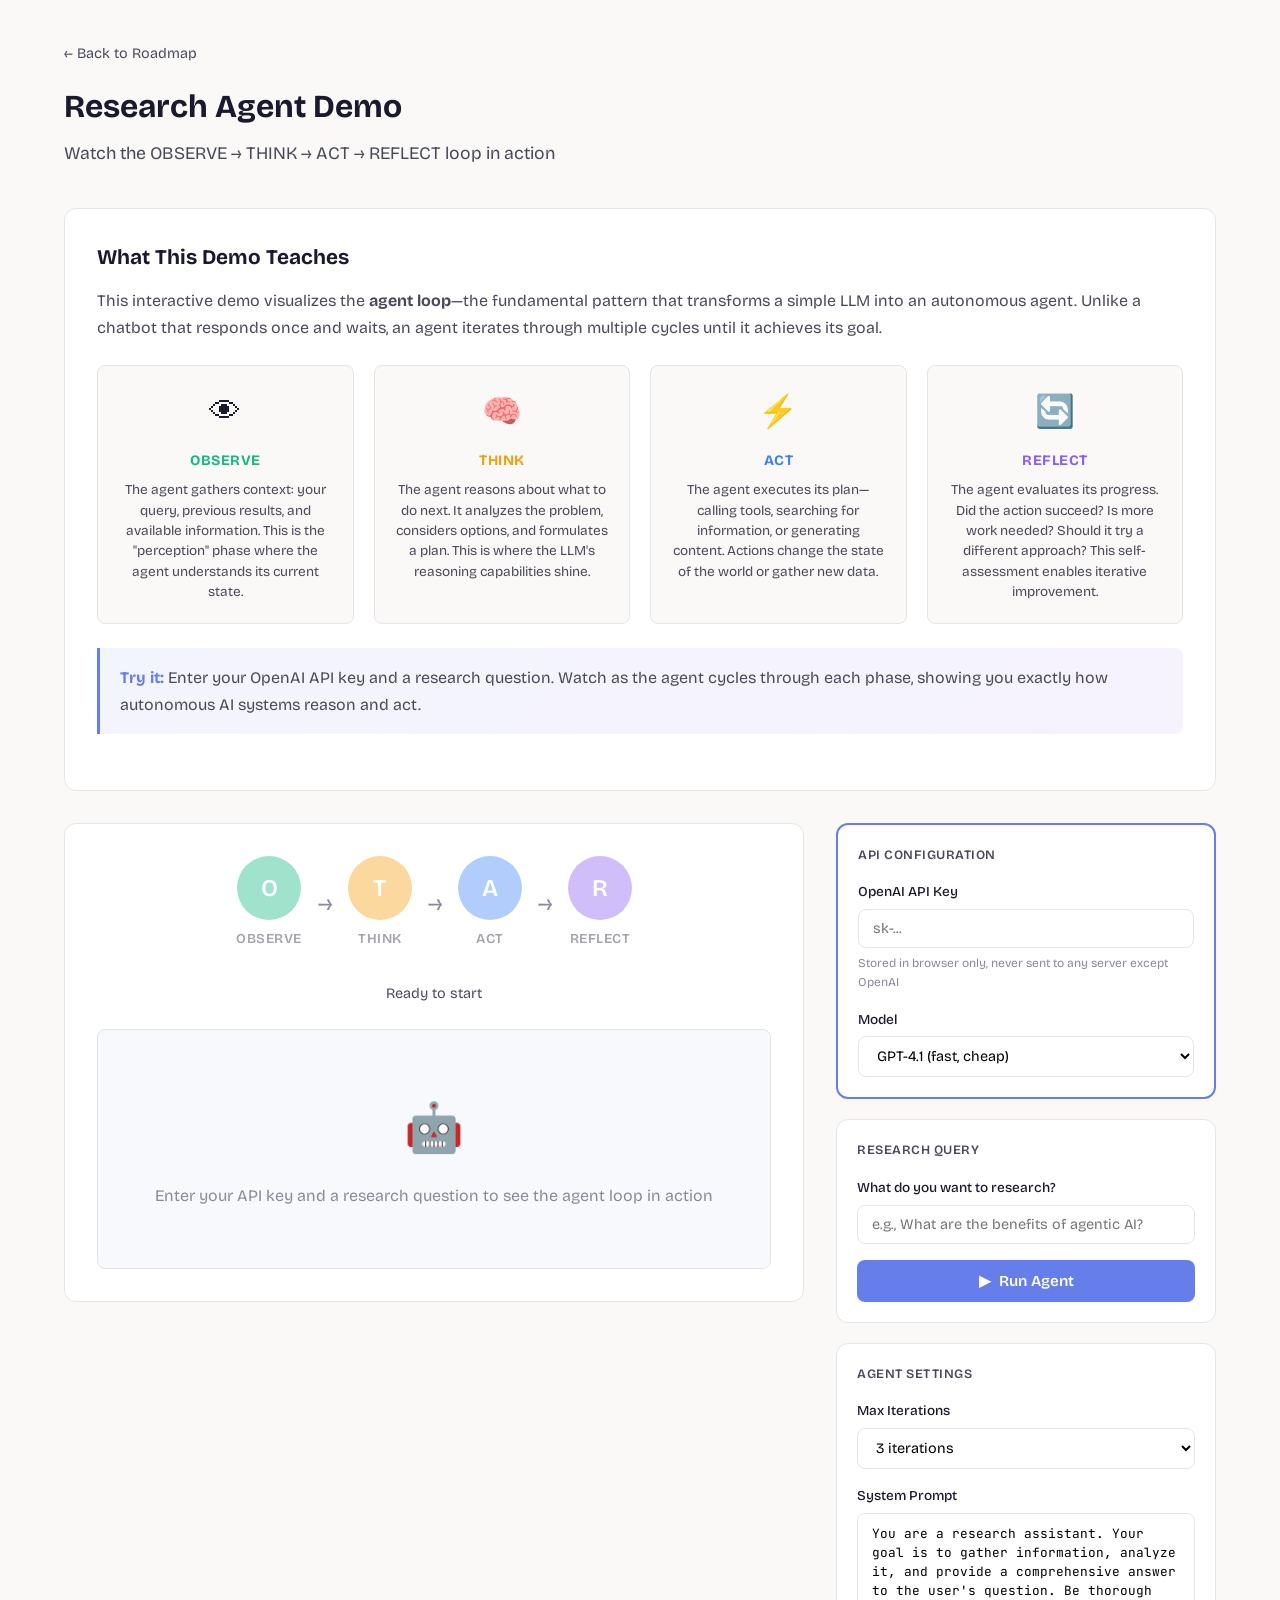
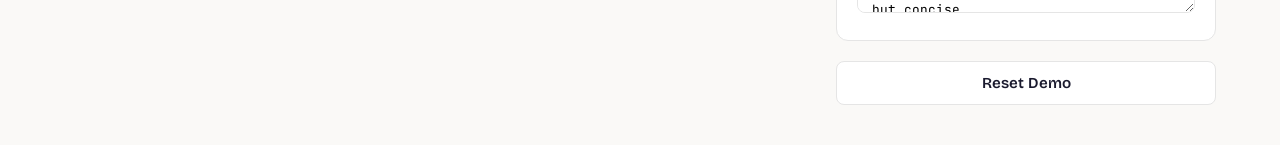
<file: web-app/demos/day-1/index.html>
<!DOCTYPE html>
<html lang="en">
<head>
  <meta charset="UTF-8">
  <meta name="viewport" content="width=device-width, initial-scale=1.0">
  <title>Day 1: Research Agent Demo</title>
  <link rel="preconnect" href="https://fonts.googleapis.com">
  <link rel="preconnect" href="https://fonts.gstatic.com" crossorigin>
  <link href="https://fonts.googleapis.com/css2?family=Bricolage+Grotesque:opsz,wght@12..96,400;12..96,600;12..96,700&family=JetBrains+Mono:wght@400;500&display=swap" rel="stylesheet">
  <link rel="stylesheet" href="styles.css">
</head>
<body>
  <div class="container">
    <header>
      <a href="../../" class="back-link">&larr; Back to Roadmap</a>
      <h1>Research Agent Demo</h1>
      <p class="subtitle">Watch the OBSERVE &rarr; THINK &rarr; ACT &rarr; REFLECT loop in action</p>
    </header>

    <section class="demo-explanation">
      <h2>What This Demo Teaches</h2>
      <p>
        This interactive demo visualizes the <strong>agent loop</strong>&mdash;the fundamental pattern that transforms a simple LLM into an autonomous agent. Unlike a chatbot that responds once and waits, an agent iterates through multiple cycles until it achieves its goal.
      </p>
      <div class="explanation-grid">
        <div class="explanation-card">
          <div class="explanation-icon">&#128065;</div>
          <h3>OBSERVE</h3>
          <p>The agent gathers context: your query, previous results, and available information. This is the "perception" phase where the agent understands its current state.</p>
        </div>
        <div class="explanation-card">
          <div class="explanation-icon">&#129504;</div>
          <h3>THINK</h3>
          <p>The agent reasons about what to do next. It analyzes the problem, considers options, and formulates a plan. This is where the LLM's reasoning capabilities shine.</p>
        </div>
        <div class="explanation-card">
          <div class="explanation-icon">&#9889;</div>
          <h3>ACT</h3>
          <p>The agent executes its plan&mdash;calling tools, searching for information, or generating content. Actions change the state of the world or gather new data.</p>
        </div>
        <div class="explanation-card">
          <div class="explanation-icon">&#128260;</div>
          <h3>REFLECT</h3>
          <p>The agent evaluates its progress. Did the action succeed? Is more work needed? Should it try a different approach? This self-assessment enables iterative improvement.</p>
        </div>
      </div>
      <p class="explanation-note">
        <strong>Try it:</strong> Enter your OpenAI API key and a research question. Watch as the agent cycles through each phase, showing you exactly how autonomous AI systems reason and act.
      </p>
    </section>

    <div class="demo-layout">
      <!-- Main Visualization Area -->
      <div class="main-area">
        <div class="loop-viz">
          <div class="loop-diagram">
            <div class="phase-node" data-phase="observe">
              <div class="phase-icon observe">O</div>
              <span class="phase-label">Observe</span>
            </div>
            <span class="phase-arrow">&rarr;</span>
            <div class="phase-node" data-phase="think">
              <div class="phase-icon think">T</div>
              <span class="phase-label">Think</span>
            </div>
            <span class="phase-arrow">&rarr;</span>
            <div class="phase-node" data-phase="act">
              <div class="phase-icon act">A</div>
              <span class="phase-label">Act</span>
            </div>
            <span class="phase-arrow">&rarr;</span>
            <div class="phase-node" data-phase="reflect">
              <div class="phase-icon reflect">R</div>
              <span class="phase-label">Reflect</span>
            </div>
          </div>

          <div class="iteration-badge" id="iteration-badge">
            Ready to start
          </div>

          <div class="steps-log" id="steps-log">
            <div class="empty-state">
              <div class="empty-state-icon">&#129302;</div>
              <p>Enter your API key and a research question to see the agent loop in action</p>
            </div>
          </div>
        </div>

        <div class="result-section" id="result-section" style="display: none;">
          <div class="result-title">&#10003; Final Result</div>
          <div class="result-content" id="result-content"></div>
        </div>
      </div>

      <!-- Control Panel -->
      <div class="control-panel">
        <div class="panel-section api-section">
          <div class="panel-title">API Configuration</div>
          <div class="input-group">
            <label for="api-key">OpenAI API Key</label>
            <input type="password" id="api-key" placeholder="sk-...">
            <small class="input-hint">Stored in browser only, never sent to any server except OpenAI</small>
          </div>
          <div class="input-group">
            <label for="model">Model</label>
            <select id="model">
              <option value="gpt-4.1-2025-04-14">GPT-4.1 (fast, cheap)</option>
              <option value="gpt-5-mini-2025-08-07">GPT-5 Mini (balanced)</option>
              <option value="gpt-5.1-2025-11-13">GPT-5.1 (most capable)</option>
            </select>
          </div>
        </div>

        <div class="panel-section">
          <div class="panel-title">Research Query</div>
          <div class="input-group">
            <label for="query">What do you want to research?</label>
            <input type="text" id="query" placeholder="e.g., What are the benefits of agentic AI?">
          </div>
          <button type="button" class="btn btn-primary" id="run-btn">
            <span>&#9654;</span> Run Agent
          </button>
        </div>

        <div class="panel-section">
          <div class="panel-title">Agent Settings</div>
          <div class="input-group">
            <label for="max-iterations">Max Iterations</label>
            <select id="max-iterations">
              <option value="2">2 iterations</option>
              <option value="3" selected>3 iterations</option>
              <option value="5">5 iterations</option>
            </select>
          </div>
          <div class="input-group">
            <label for="agent-persona">System Prompt</label>
            <textarea id="agent-persona">You are a research assistant. Your goal is to gather information, analyze it, and provide a comprehensive answer to the user's question. Be thorough but concise.</textarea>
          </div>
        </div>

        <button type="button" class="btn btn-secondary" id="reset-btn">
          Reset Demo
        </button>
      </div>
    </div>
  </div>

  <script src="agent.js"></script>
</body>
</html>
</file>
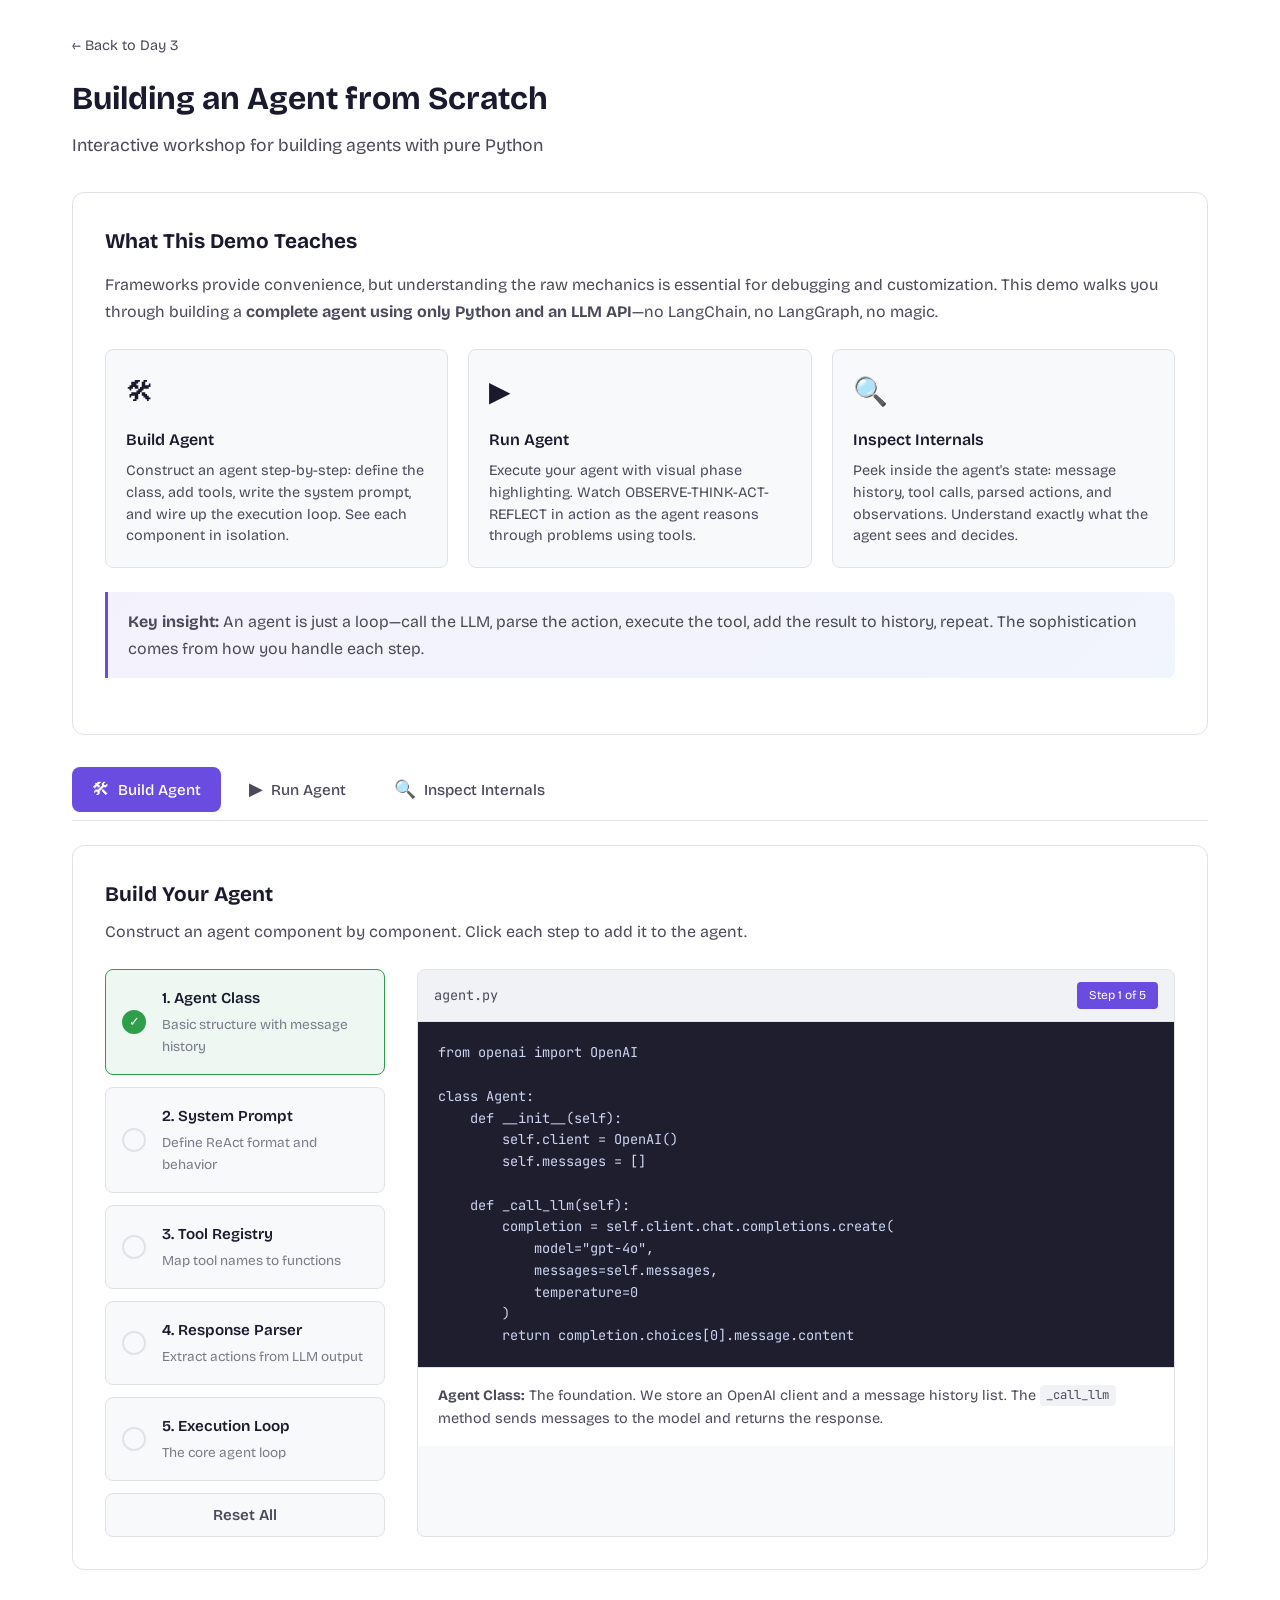
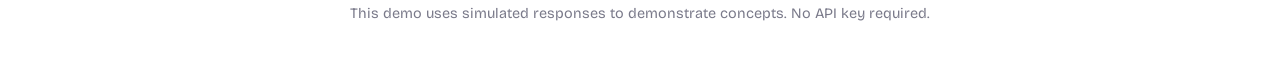
<file: web-app/demos/day-3/index.html>
<!DOCTYPE html>
<html lang="en">
<head>
  <meta charset="UTF-8">
  <meta name="viewport" content="width=device-width, initial-scale=1.0">
  <title>Day 3: Building an Agent from Scratch</title>
  <link rel="preconnect" href="https://fonts.googleapis.com">
  <link rel="preconnect" href="https://fonts.gstatic.com" crossorigin>
  <link href="https://fonts.googleapis.com/css2?family=Bricolage+Grotesque:opsz,wght@12..96,400;12..96,600;12..96,700&family=JetBrains+Mono:wght@400;500&display=swap" rel="stylesheet">
  <link rel="stylesheet" href="styles.css">
</head>
<body>
  <div class="container">
    <header>
      <a href="../../#day/3" class="back-link">&larr; Back to Day 3</a>
      <h1>Building an Agent from Scratch</h1>
      <p class="subtitle">Interactive workshop for building agents with pure Python</p>
    </header>

    <section class="demo-explanation">
      <h2>What This Demo Teaches</h2>
      <p>
        Frameworks provide convenience, but understanding the raw mechanics is essential for debugging and customization. This demo walks you through building a <strong>complete agent using only Python and an LLM API</strong>&mdash;no LangChain, no LangGraph, no magic.
      </p>
      <div class="explanation-grid">
        <div class="explanation-card">
          <div class="explanation-icon">&#128736;</div>
          <h3>Build Agent</h3>
          <p>Construct an agent step-by-step: define the class, add tools, write the system prompt, and wire up the execution loop. See each component in isolation.</p>
        </div>
        <div class="explanation-card">
          <div class="explanation-icon">&#9654;</div>
          <h3>Run Agent</h3>
          <p>Execute your agent with visual phase highlighting. Watch OBSERVE-THINK-ACT-REFLECT in action as the agent reasons through problems using tools.</p>
        </div>
        <div class="explanation-card">
          <div class="explanation-icon">&#128269;</div>
          <h3>Inspect Internals</h3>
          <p>Peek inside the agent's state: message history, tool calls, parsed actions, and observations. Understand exactly what the agent sees and decides.</p>
        </div>
      </div>
      <p class="explanation-note">
        <strong>Key insight:</strong> An agent is just a loop&mdash;call the LLM, parse the action, execute the tool, add the result to history, repeat. The sophistication comes from how you handle each step.
      </p>
    </section>

    <!-- Tab Navigation -->
    <nav class="demo-tabs">
      <button class="tab-btn active" data-tab="build">
        <span class="tab-icon">&#128736;</span>
        Build Agent
      </button>
      <button class="tab-btn" data-tab="run">
        <span class="tab-icon">&#9654;</span>
        Run Agent
      </button>
      <button class="tab-btn" data-tab="inspect">
        <span class="tab-icon">&#128269;</span>
        Inspect Internals
      </button>
    </nav>

    <!-- Panel 1: Build Agent -->
    <section id="build-panel" class="demo-panel active">
      <div class="panel-header">
        <h2>Build Your Agent</h2>
        <p>Construct an agent component by component. Click each step to add it to the agent.</p>
      </div>

      <div class="build-layout">
        <div class="build-steps">
          <div class="build-step completed" data-step="1">
            <div class="step-checkbox">&#10003;</div>
            <div class="step-info">
              <div class="step-title">1. Agent Class</div>
              <div class="step-desc">Basic structure with message history</div>
            </div>
          </div>
          <div class="build-step" data-step="2">
            <div class="step-checkbox"></div>
            <div class="step-info">
              <div class="step-title">2. System Prompt</div>
              <div class="step-desc">Define ReAct format and behavior</div>
            </div>
          </div>
          <div class="build-step" data-step="3">
            <div class="step-checkbox"></div>
            <div class="step-info">
              <div class="step-title">3. Tool Registry</div>
              <div class="step-desc">Map tool names to functions</div>
            </div>
          </div>
          <div class="build-step" data-step="4">
            <div class="step-checkbox"></div>
            <div class="step-info">
              <div class="step-title">4. Response Parser</div>
              <div class="step-desc">Extract actions from LLM output</div>
            </div>
          </div>
          <div class="build-step" data-step="5">
            <div class="step-checkbox"></div>
            <div class="step-info">
              <div class="step-title">5. Execution Loop</div>
              <div class="step-desc">The core agent loop</div>
            </div>
          </div>

          <button class="btn btn-secondary" id="reset-build-btn">Reset All</button>
        </div>

        <div class="code-preview">
          <div class="code-header">
            <span class="code-filename">agent.py</span>
            <span class="code-badge" id="build-status">Step 1 of 5</span>
          </div>
          <pre class="code-content" id="build-code">from openai import OpenAI

class Agent:
    def __init__(self):
        self.client = OpenAI()
        self.messages = []

    def _call_llm(self):
        completion = self.client.chat.completions.create(
            model="gpt-4o",
            messages=self.messages,
            temperature=0
        )
        return completion.choices[0].message.content</pre>
          <div class="code-explanation" id="build-explanation">
            <strong>Agent Class:</strong> The foundation. We store an OpenAI client and a message history list. The <code>_call_llm</code> method sends messages to the model and returns the response.
          </div>
        </div>
      </div>
    </section>

    <!-- Panel 2: Run Agent -->
    <section id="run-panel" class="demo-panel">
      <div class="panel-header">
        <h2>Run Your Agent</h2>
        <p>Execute the agent and watch the OBSERVE-THINK-ACT-REFLECT loop in action.</p>
      </div>

      <div class="run-layout">
        <div class="run-input-area">
          <div class="input-section">
            <label>User Query</label>
            <input type="text" id="agent-query" placeholder="Ask the agent something..." value="What is 25 * 17, and what's the weather in Paris?">
          </div>

          <div class="tools-section">
            <label>Available Tools</label>
            <div class="tools-list compact">
              <div class="tool-chip">calculate</div>
              <div class="tool-chip">weather</div>
              <div class="tool-chip">search</div>
            </div>
          </div>

          <div class="sample-buttons">
            <span class="sample-label">Try queries:</span>
            <button class="query-btn" data-query="math">Math</button>
            <button class="query-btn" data-query="weather">Weather</button>
            <button class="query-btn" data-query="multi">Multi-tool</button>
          </div>

          <button class="btn btn-primary" id="run-agent-btn">
            <span>&#9654;</span> Run Agent
          </button>

          <div class="run-controls">
            <label>
              <input type="checkbox" id="slow-mode" checked>
              Slow mode (see each step)
            </label>
            <div class="max-turns">
              Max turns: <input type="number" id="max-turns" value="5" min="1" max="10">
            </div>
          </div>
        </div>

        <div class="run-visualization">
          <div class="agent-loop-diagram">
            <div class="loop-phase" id="phase-observe" data-phase="observe">
              <div class="phase-icon">&#128065;</div>
              <div class="phase-name">OBSERVE</div>
              <div class="phase-desc">Read history</div>
            </div>
            <div class="loop-arrow">&rarr;</div>
            <div class="loop-phase" id="phase-think" data-phase="think">
              <div class="phase-icon">&#129504;</div>
              <div class="phase-name">THINK</div>
              <div class="phase-desc">LLM reasons</div>
            </div>
            <div class="loop-arrow">&rarr;</div>
            <div class="loop-phase" id="phase-act" data-phase="act">
              <div class="phase-icon">&#9881;</div>
              <div class="phase-name">ACT</div>
              <div class="phase-desc">Execute tool</div>
            </div>
            <div class="loop-arrow">&rarr;</div>
            <div class="loop-phase" id="phase-reflect" data-phase="reflect">
              <div class="phase-icon">&#128260;</div>
              <div class="phase-name">REFLECT</div>
              <div class="phase-desc">Add result</div>
            </div>
          </div>

          <div class="iteration-badge">
            Turn: <span id="turn-count">0</span> / <span id="max-turn-display">5</span>
          </div>

          <div class="execution-log" id="execution-log">
            <div class="log-placeholder">Click "Run Agent" to start execution...</div>
          </div>

          <div class="final-result" id="final-result">
            <!-- Shows final answer when complete -->
          </div>
        </div>
      </div>
    </section>

    <!-- Panel 3: Inspect Internals -->
    <section id="inspect-panel" class="demo-panel">
      <div class="panel-header">
        <h2>Inspect Agent Internals</h2>
        <p>Examine the agent's state: message history, parsed actions, and tool executions.</p>
      </div>

      <div class="inspect-layout">
        <div class="inspect-sidebar">
          <div class="inspect-section">
            <h3>Agent State</h3>
            <div class="state-item">
              <span class="state-label">Messages:</span>
              <span class="state-value" id="state-messages">0</span>
            </div>
            <div class="state-item">
              <span class="state-label">Tool Calls:</span>
              <span class="state-value" id="state-tool-calls">0</span>
            </div>
            <div class="state-item">
              <span class="state-label">Turns:</span>
              <span class="state-value" id="state-turns">0</span>
            </div>
            <div class="state-item">
              <span class="state-label">Status:</span>
              <span class="state-value" id="state-status">Idle</span>
            </div>
          </div>

          <div class="inspect-section">
            <h3>Last Action</h3>
            <div class="action-display" id="last-action">
              <div class="no-action">No action yet</div>
            </div>
          </div>

          <div class="inspect-section">
            <h3>Last Observation</h3>
            <div class="observation-display" id="last-observation">
              <div class="no-observation">No observation yet</div>
            </div>
          </div>

          <button class="btn btn-secondary" id="clear-state-btn">Clear State</button>
        </div>

        <div class="message-history-area">
          <div class="history-header">
            <h3>Message History</h3>
            <div class="history-filter">
              <button class="filter-btn active" data-filter="all">All</button>
              <button class="filter-btn" data-filter="user">User</button>
              <button class="filter-btn" data-filter="assistant">Assistant</button>
            </div>
          </div>
          <div class="message-list" id="message-list">
            <div class="empty-history">
              Run an agent query to see message history here.
            </div>
          </div>
        </div>
      </div>
    </section>

    <footer class="demo-footer">
      <p>This demo uses simulated responses to demonstrate concepts. No API key required.</p>
    </footer>
  </div>

  <script src="demo.js"></script>
</body>
</html>
</file>
<file: web-app/demos/day-1/styles.css>
:root {
  --bg: #faf9f7;
  --surface: #ffffff;
  --border: #e5e5e5;
  --ink: #1a1a2e;
  --ink-2: #4a4a5a;
  --ink-3: #8a8a9a;
  --accent: #667eea;
  --observe: #10b981;
  --think: #f59e0b;
  --act: #3b82f6;
  --reflect: #8b5cf6;
  --error: #ef4444;
  --font-display: 'Bricolage Grotesque', sans-serif;
  --font-mono: 'JetBrains Mono', monospace;
  --radius: 12px;
}

* { box-sizing: border-box; margin: 0; padding: 0; }

body {
  font-family: var(--font-display);
  background: var(--bg);
  color: var(--ink);
  min-height: 100vh;
  line-height: 1.6;
}

.container {
  max-width: 1200px;
  margin: 0 auto;
  padding: 40px 24px;
}

header {
  margin-bottom: 40px;
}

.back-link {
  display: inline-flex;
  align-items: center;
  gap: 8px;
  color: var(--ink-2);
  text-decoration: none;
  font-size: 0.9rem;
  margin-bottom: 16px;
}

.back-link:hover { color: var(--accent); }

h1 {
  font-size: 2rem;
  font-weight: 700;
  margin-bottom: 8px;
}

.subtitle {
  color: var(--ink-2);
  font-size: 1.1rem;
}

/* Demo Explanation Section */
.demo-explanation {
  background: var(--surface);
  border: 1px solid var(--border);
  border-radius: var(--radius);
  padding: 32px;
  margin-bottom: 32px;
}

.demo-explanation h2 {
  font-size: 1.3rem;
  font-weight: 700;
  margin-bottom: 12px;
  color: var(--ink);
}

.demo-explanation > p {
  color: var(--ink-2);
  margin-bottom: 24px;
  font-size: 1rem;
  line-height: 1.7;
}

.explanation-grid {
  display: grid;
  grid-template-columns: repeat(4, 1fr);
  gap: 20px;
  margin-bottom: 24px;
}

@media (max-width: 900px) {
  .explanation-grid {
    grid-template-columns: repeat(2, 1fr);
  }
}

@media (max-width: 500px) {
  .explanation-grid {
    grid-template-columns: 1fr;
  }
}

.explanation-card {
  background: var(--bg);
  border: 1px solid var(--border);
  border-radius: 8px;
  padding: 20px;
  text-align: center;
}

.explanation-icon {
  font-size: 2rem;
  margin-bottom: 12px;
}

.explanation-card h3 {
  font-size: 0.9rem;
  font-weight: 700;
  text-transform: uppercase;
  letter-spacing: 0.5px;
  margin-bottom: 8px;
}

.explanation-card:nth-child(1) h3 { color: var(--observe); }
.explanation-card:nth-child(2) h3 { color: var(--think); }
.explanation-card:nth-child(3) h3 { color: var(--act); }
.explanation-card:nth-child(4) h3 { color: var(--reflect); }

.explanation-card p {
  font-size: 0.85rem;
  color: var(--ink-2);
  line-height: 1.5;
}

.explanation-note {
  background: linear-gradient(135deg, rgba(102, 126, 234, 0.08) 0%, rgba(139, 92, 246, 0.08) 100%);
  border-left: 3px solid var(--accent);
  padding: 16px 20px;
  border-radius: 0 8px 8px 0;
  font-size: 0.95rem;
  color: var(--ink-2);
  margin-bottom: 0;
}

.explanation-note strong {
  color: var(--accent);
}

.demo-layout {
  display: grid;
  grid-template-columns: 1fr 380px;
  gap: 32px;
}

@media (max-width: 900px) {
  .demo-layout {
    grid-template-columns: 1fr;
  }
}

/* Agent Loop Visualization */
.loop-viz {
  background: var(--surface);
  border: 1px solid var(--border);
  border-radius: var(--radius);
  padding: 32px;
}

.loop-diagram {
  display: flex;
  justify-content: center;
  align-items: center;
  gap: 16px;
  margin-bottom: 32px;
  flex-wrap: wrap;
}

.phase-node {
  display: flex;
  flex-direction: column;
  align-items: center;
  gap: 8px;
  opacity: 0.4;
  transition: all 0.3s ease;
}

.phase-node.active {
  opacity: 1;
  transform: scale(1.1);
}

.phase-node.completed {
  opacity: 0.7;
}

.phase-icon {
  width: 64px;
  height: 64px;
  border-radius: 50%;
  display: flex;
  align-items: center;
  justify-content: center;
  font-size: 1.5rem;
  color: white;
  font-weight: 600;
  position: relative;
}

.phase-node.active .phase-icon::after {
  content: '';
  position: absolute;
  inset: -4px;
  border-radius: 50%;
  border: 2px solid currentColor;
  animation: pulse 1.5s ease-in-out infinite;
}

@keyframes pulse {
  0%, 100% { opacity: 1; }
  50% { opacity: 0.5; }
}

.phase-icon.observe { background: var(--observe); }
.phase-icon.think { background: var(--think); }
.phase-icon.act { background: var(--act); }
.phase-icon.reflect { background: var(--reflect); }

.phase-label {
  font-size: 0.85rem;
  font-weight: 600;
  text-transform: uppercase;
  letter-spacing: 0.5px;
}

.phase-arrow {
  font-size: 1.5rem;
  color: var(--ink-3);
}

.iteration-badge {
  text-align: center;
  margin-bottom: 24px;
  font-size: 0.9rem;
  color: var(--ink-2);
}

.iteration-badge strong {
  color: var(--accent);
}

/* Steps Log */
.steps-log {
  max-height: 450px;
  overflow-y: auto;
  border: 1px solid var(--border);
  border-radius: 8px;
  background: #f8f9fc;
}

.step-entry {
  padding: 16px;
  border-bottom: 1px solid var(--border);
  animation: slideIn 0.3s ease;
}

.step-entry:last-child { border-bottom: none; }

@keyframes slideIn {
  from { opacity: 0; }
  to { opacity: 1; }
}

.step-header {
  display: flex;
  align-items: center;
  gap: 10px;
  margin-bottom: 8px;
}

.step-phase {
  font-size: 0.7rem;
  font-weight: 600;
  text-transform: uppercase;
  padding: 4px 10px;
  border-radius: 100px;
  color: white;
}

.step-phase.observe { background: var(--observe); }
.step-phase.think { background: var(--think); }
.step-phase.act { background: var(--act); }
.step-phase.reflect { background: var(--reflect); }
.step-phase.error { background: var(--error); }

.step-time {
  font-family: var(--font-mono);
  font-size: 0.75rem;
  color: var(--ink-3);
}

.step-content {
  font-size: 0.9rem;
  color: var(--ink-2);
  line-height: 1.5;
  white-space: pre-wrap;
}

.step-content code {
  background: white;
  padding: 2px 6px;
  border-radius: 4px;
  font-family: var(--font-mono);
  font-size: 0.85em;
}

/* Control Panel */
.control-panel {
  display: flex;
  flex-direction: column;
  gap: 20px;
}

.panel-section {
  background: var(--surface);
  border: 1px solid var(--border);
  border-radius: var(--radius);
  padding: 20px;
}

.api-section {
  border-color: var(--accent);
  border-width: 2px;
}

.panel-title {
  font-size: 0.8rem;
  font-weight: 600;
  text-transform: uppercase;
  letter-spacing: 0.5px;
  color: var(--ink-2);
  margin-bottom: 16px;
}

.input-group {
  margin-bottom: 16px;
}

.input-group:last-child { margin-bottom: 0; }

.input-group label {
  display: block;
  font-size: 0.85rem;
  font-weight: 500;
  margin-bottom: 6px;
}

.input-group input,
.input-group textarea,
.input-group select {
  width: 100%;
  padding: 10px 14px;
  border: 1px solid var(--border);
  border-radius: 8px;
  font-family: inherit;
  font-size: 0.9rem;
  background: white;
  transition: border-color 0.2s;
}

.input-group input:focus,
.input-group textarea:focus,
.input-group select:focus {
  outline: none;
  border-color: var(--accent);
}

.input-group textarea {
  resize: vertical;
  min-height: 100px;
  font-family: var(--font-mono);
  font-size: 0.8rem;
  line-height: 1.5;
}

.input-hint {
  display: block;
  margin-top: 6px;
  font-size: 0.75rem;
  color: var(--ink-3);
}

.btn {
  display: inline-flex;
  align-items: center;
  justify-content: center;
  gap: 8px;
  padding: 12px 24px;
  border: none;
  border-radius: 8px;
  font-family: inherit;
  font-size: 0.95rem;
  font-weight: 600;
  cursor: pointer;
  transition: all 0.2s;
  width: 100%;
}

.btn-primary {
  background: var(--accent);
  color: white;
}

.btn-primary:hover {
  background: #5a6fd6;
}

.btn-primary:disabled {
  background: var(--ink-3);
  cursor: not-allowed;
}

.btn-secondary {
  background: white;
  color: var(--ink);
  border: 1px solid var(--border);
}

.btn-secondary:hover {
  background: var(--bg);
}

/* Result Section */
.result-section {
  margin-top: 32px;
  padding: 24px;
  background: linear-gradient(135deg, rgba(102, 126, 234, 0.05) 0%, rgba(139, 92, 246, 0.05) 100%);
  border: 1px solid rgba(102, 126, 234, 0.2);
  border-radius: var(--radius);
}

.result-title {
  font-size: 1rem;
  font-weight: 600;
  margin-bottom: 12px;
  display: flex;
  align-items: center;
  gap: 8px;
  color: var(--accent);
}

.result-content {
  font-size: 0.95rem;
  line-height: 1.7;
  color: var(--ink-2);
  white-space: pre-wrap;
}

/* Empty State */
.empty-state {
  text-align: center;
  padding: 60px 20px;
  color: var(--ink-3);
}

.empty-state-icon {
  font-size: 3rem;
  margin-bottom: 16px;
}

/* Loading spinner */
.loading {
  display: inline-block;
  width: 16px;
  height: 16px;
  border: 2px solid white;
  border-top-color: transparent;
  border-radius: 50%;
  animation: spin 1s linear infinite;
}

@keyframes spin {
  to { transform: rotate(360deg); }
}
</file>
<file: web-app/demos/day-3/styles.css>
/* Day 3 Demo: Building an Agent from Scratch */

:root {
  --bg-primary: #ffffff;
  --bg-secondary: #f8f9fb;
  --bg-tertiary: #f0f2f5;
  --bg-card: #ffffff;
  --text-primary: #1a1a2e;
  --text-secondary: #4a4a5a;
  --text-muted: #7a7a8a;
  --accent-primary: #6b4ce0;
  --accent-secondary: #4a7fe0;
  --accent-success: #2e9e4b;
  --accent-error: #dc3545;
  --accent-warning: #e67e00;
  --accent-observe: #3498db;
  --accent-think: #9b59b6;
  --accent-act: #e67e22;
  --accent-reflect: #27ae60;
  --border-color: #e0e2e8;
  --border-radius: 12px;
  --font-mono: 'JetBrains Mono', monospace;
  --font-sans: 'Bricolage Grotesque', sans-serif;
}

* {
  box-sizing: border-box;
  margin: 0;
  padding: 0;
}

body {
  font-family: var(--font-sans);
  background: var(--bg-primary);
  color: var(--text-primary);
  line-height: 1.6;
  min-height: 100vh;
}

.container {
  max-width: 1200px;
  margin: 0 auto;
  padding: 2rem;
}

/* Header */
header {
  margin-bottom: 2rem;
}

.back-link {
  display: inline-block;
  color: var(--text-secondary);
  text-decoration: none;
  font-size: 0.9rem;
  margin-bottom: 1rem;
  transition: color 0.2s;
}

.back-link:hover {
  color: var(--accent-primary);
}

header h1 {
  font-size: 2rem;
  font-weight: 700;
  margin-bottom: 0.5rem;
}

.subtitle {
  color: var(--text-secondary);
  font-size: 1.1rem;
}

/* Demo Explanation Section */
.demo-explanation {
  background: var(--bg-card);
  border: 1px solid var(--border-color);
  border-radius: var(--border-radius);
  padding: 2rem;
  margin-bottom: 2rem;
}

.demo-explanation h2 {
  font-size: 1.3rem;
  font-weight: 700;
  margin-bottom: 0.75rem;
  color: var(--text-primary);
}

.demo-explanation > p {
  color: var(--text-secondary);
  margin-bottom: 1.5rem;
  font-size: 1rem;
  line-height: 1.7;
}

.explanation-grid {
  display: grid;
  grid-template-columns: repeat(3, 1fr);
  gap: 1.25rem;
  margin-bottom: 1.5rem;
}

.explanation-card {
  background: var(--bg-secondary);
  border-radius: 8px;
  padding: 1.25rem;
  border: 1px solid var(--border-color);
}

.explanation-icon {
  font-size: 1.75rem;
  margin-bottom: 0.75rem;
}

.explanation-card h3 {
  font-size: 1rem;
  font-weight: 600;
  margin-bottom: 0.5rem;
  color: var(--text-primary);
}

.explanation-card p {
  font-size: 0.9rem;
  color: var(--text-secondary);
  line-height: 1.5;
}

.explanation-note {
  background: linear-gradient(135deg, rgba(107, 76, 224, 0.08), rgba(74, 127, 224, 0.08));
  border-left: 3px solid var(--accent-primary);
  padding: 1rem 1.25rem;
  border-radius: 0 8px 8px 0;
  font-size: 0.95rem;
  color: var(--text-secondary);
}

/* Tab Navigation */
.demo-tabs {
  display: flex;
  gap: 0.5rem;
  margin-bottom: 1.5rem;
  border-bottom: 1px solid var(--border-color);
  padding-bottom: 0.5rem;
}

.tab-btn {
  display: flex;
  align-items: center;
  gap: 0.5rem;
  padding: 0.75rem 1.25rem;
  border: none;
  background: transparent;
  color: var(--text-secondary);
  font-family: var(--font-sans);
  font-size: 0.95rem;
  font-weight: 500;
  cursor: pointer;
  border-radius: 8px;
  transition: all 0.2s;
}

.tab-btn:hover {
  background: var(--bg-secondary);
  color: var(--text-primary);
}

.tab-btn.active {
  background: var(--accent-primary);
  color: white;
}

.tab-icon {
  font-size: 1.1rem;
}

/* Demo Panels */
.demo-panel {
  display: none;
  background: var(--bg-card);
  border: 1px solid var(--border-color);
  border-radius: var(--border-radius);
  padding: 2rem;
}

.demo-panel.active {
  display: block;
}

.panel-header {
  margin-bottom: 1.5rem;
}

.panel-header h2 {
  font-size: 1.3rem;
  font-weight: 700;
  margin-bottom: 0.5rem;
}

.panel-header p {
  color: var(--text-secondary);
}

/* ============================================
   PANEL 1: BUILD AGENT
   ============================================ */

.build-layout {
  display: grid;
  grid-template-columns: 280px 1fr;
  gap: 2rem;
}

.build-steps {
  display: flex;
  flex-direction: column;
  gap: 0.75rem;
}

.build-step {
  display: flex;
  align-items: center;
  gap: 1rem;
  padding: 1rem;
  background: var(--bg-secondary);
  border: 1px solid var(--border-color);
  border-radius: 8px;
  cursor: pointer;
  transition: all 0.2s;
}

.build-step:hover {
  border-color: var(--accent-primary);
  background: var(--bg-tertiary);
}

.build-step.completed {
  border-color: var(--accent-success);
  background: rgba(46, 158, 75, 0.08);
}

.build-step.active {
  border-color: var(--accent-primary);
  background: rgba(107, 76, 224, 0.08);
}

.step-checkbox {
  width: 24px;
  height: 24px;
  border: 2px solid var(--border-color);
  border-radius: 50%;
  display: flex;
  align-items: center;
  justify-content: center;
  font-size: 0.8rem;
  color: transparent;
  flex-shrink: 0;
}

.build-step.completed .step-checkbox {
  background: var(--accent-success);
  border-color: var(--accent-success);
  color: white;
}

.step-info {
  flex: 1;
}

.step-title {
  font-weight: 600;
  font-size: 0.95rem;
  margin-bottom: 0.25rem;
}

.step-desc {
  font-size: 0.85rem;
  color: var(--text-muted);
}

.code-preview {
  background: var(--bg-secondary);
  border: 1px solid var(--border-color);
  border-radius: 8px;
  overflow: hidden;
}

.code-header {
  display: flex;
  justify-content: space-between;
  align-items: center;
  padding: 0.75rem 1rem;
  background: var(--bg-tertiary);
  border-bottom: 1px solid var(--border-color);
}

.code-filename {
  font-family: var(--font-mono);
  font-size: 0.85rem;
  color: var(--text-secondary);
}

.code-badge {
  font-size: 0.75rem;
  padding: 0.25rem 0.75rem;
  background: var(--accent-primary);
  color: white;
  border-radius: 4px;
}

.code-content {
  padding: 1.25rem;
  font-family: var(--font-mono);
  font-size: 0.85rem;
  line-height: 1.6;
  overflow-x: auto;
  margin: 0;
  background: #1e1e2e;
  color: #cdd6f4;
  min-height: 300px;
}

.code-explanation {
  padding: 1rem 1.25rem;
  background: var(--bg-card);
  border-top: 1px solid var(--border-color);
  font-size: 0.9rem;
  color: var(--text-secondary);
  line-height: 1.6;
}

.code-explanation code {
  background: var(--bg-tertiary);
  padding: 0.15rem 0.4rem;
  border-radius: 4px;
  font-family: var(--font-mono);
  font-size: 0.85em;
}

/* ============================================
   PANEL 2: RUN AGENT
   ============================================ */

.run-layout {
  display: grid;
  grid-template-columns: 320px 1fr;
  gap: 2rem;
}

.run-input-area {
  display: flex;
  flex-direction: column;
  gap: 1.25rem;
}

.input-section label {
  display: block;
  font-weight: 600;
  font-size: 0.9rem;
  margin-bottom: 0.5rem;
}

.input-section input[type="text"] {
  width: 100%;
  padding: 0.75rem 1rem;
  border: 1px solid var(--border-color);
  border-radius: 8px;
  font-family: var(--font-sans);
  font-size: 0.95rem;
}

.input-section input:focus {
  outline: none;
  border-color: var(--accent-primary);
}

.tools-section label {
  display: block;
  font-weight: 600;
  font-size: 0.9rem;
  margin-bottom: 0.5rem;
}

.tools-list.compact {
  display: flex;
  flex-wrap: wrap;
  gap: 0.5rem;
}

.tool-chip {
  padding: 0.4rem 0.75rem;
  background: var(--bg-secondary);
  border: 1px solid var(--border-color);
  border-radius: 6px;
  font-family: var(--font-mono);
  font-size: 0.85rem;
  color: var(--text-secondary);
}

.sample-buttons {
  display: flex;
  align-items: center;
  gap: 0.5rem;
  flex-wrap: wrap;
}

.sample-label {
  font-size: 0.85rem;
  color: var(--text-muted);
}

.query-btn {
  padding: 0.4rem 0.75rem;
  border: 1px solid var(--border-color);
  background: var(--bg-card);
  border-radius: 6px;
  font-family: var(--font-sans);
  font-size: 0.85rem;
  cursor: pointer;
  transition: all 0.2s;
}

.query-btn:hover {
  border-color: var(--accent-primary);
  color: var(--accent-primary);
}

.btn {
  padding: 0.75rem 1.5rem;
  border: none;
  border-radius: 8px;
  font-family: var(--font-sans);
  font-size: 0.95rem;
  font-weight: 600;
  cursor: pointer;
  display: flex;
  align-items: center;
  justify-content: center;
  gap: 0.5rem;
  transition: all 0.2s;
}

.btn-primary {
  background: var(--accent-primary);
  color: white;
}

.btn-primary:hover {
  background: #5a3dc7;
}

.btn-secondary {
  background: var(--bg-secondary);
  color: var(--text-secondary);
  border: 1px solid var(--border-color);
}

.btn-secondary:hover {
  background: var(--bg-tertiary);
}

.run-controls {
  display: flex;
  justify-content: space-between;
  align-items: center;
  padding-top: 0.5rem;
  font-size: 0.85rem;
  color: var(--text-muted);
}

.run-controls label {
  display: flex;
  align-items: center;
  gap: 0.5rem;
  cursor: pointer;
}

.max-turns input {
  width: 50px;
  padding: 0.25rem 0.5rem;
  border: 1px solid var(--border-color);
  border-radius: 4px;
  font-family: var(--font-mono);
  font-size: 0.85rem;
  text-align: center;
}

/* Agent Loop Visualization */
.run-visualization {
  display: flex;
  flex-direction: column;
  gap: 1.5rem;
}

.agent-loop-diagram {
  display: flex;
  align-items: center;
  justify-content: center;
  gap: 0.5rem;
  padding: 1.5rem;
  background: var(--bg-secondary);
  border: 1px solid var(--border-color);
  border-radius: 8px;
}

.loop-phase {
  display: flex;
  flex-direction: column;
  align-items: center;
  padding: 1rem 1.5rem;
  background: var(--bg-card);
  border: 2px solid var(--border-color);
  border-radius: 8px;
  transition: all 0.3s;
  min-width: 100px;
}

.loop-phase.active {
  transform: scale(1.05);
  box-shadow: 0 4px 12px rgba(0, 0, 0, 0.1);
}

.loop-phase[data-phase="observe"].active {
  border-color: var(--accent-observe);
  background: rgba(52, 152, 219, 0.1);
}

.loop-phase[data-phase="think"].active {
  border-color: var(--accent-think);
  background: rgba(155, 89, 182, 0.1);
}

.loop-phase[data-phase="act"].active {
  border-color: var(--accent-act);
  background: rgba(230, 126, 34, 0.1);
}

.loop-phase[data-phase="reflect"].active {
  border-color: var(--accent-reflect);
  background: rgba(39, 174, 96, 0.1);
}

.phase-icon {
  font-size: 1.5rem;
  margin-bottom: 0.5rem;
}

.phase-name {
  font-weight: 700;
  font-size: 0.85rem;
  margin-bottom: 0.25rem;
}

.phase-desc {
  font-size: 0.75rem;
  color: var(--text-muted);
}

.loop-arrow {
  font-size: 1.25rem;
  color: var(--text-muted);
}

.iteration-badge {
  text-align: center;
  font-size: 0.9rem;
  color: var(--text-secondary);
}

.iteration-badge span {
  font-weight: 700;
  color: var(--accent-primary);
}

/* Execution Log */
.execution-log {
  background: var(--bg-secondary);
  border: 1px solid var(--border-color);
  border-radius: 8px;
  padding: 1rem;
  min-height: 200px;
  max-height: 350px;
  overflow-y: auto;
}

.log-placeholder {
  color: var(--text-muted);
  font-style: italic;
  text-align: center;
  padding: 2rem;
}

.log-entry {
  display: flex;
  gap: 0.75rem;
  padding: 0.75rem;
  margin-bottom: 0.5rem;
  background: var(--bg-card);
  border-radius: 6px;
  border-left: 3px solid var(--border-color);
}

.log-entry.observe { border-left-color: var(--accent-observe); }
.log-entry.think { border-left-color: var(--accent-think); }
.log-entry.act { border-left-color: var(--accent-act); }
.log-entry.reflect { border-left-color: var(--accent-reflect); }
.log-entry.answer { border-left-color: var(--accent-success); }
.log-entry.error { border-left-color: var(--accent-error); }

.log-phase {
  font-weight: 700;
  font-size: 0.75rem;
  text-transform: uppercase;
  min-width: 70px;
}

.log-entry.observe .log-phase { color: var(--accent-observe); }
.log-entry.think .log-phase { color: var(--accent-think); }
.log-entry.act .log-phase { color: var(--accent-act); }
.log-entry.reflect .log-phase { color: var(--accent-reflect); }
.log-entry.answer .log-phase { color: var(--accent-success); }
.log-entry.error .log-phase { color: var(--accent-error); }

.log-content {
  flex: 1;
  font-size: 0.9rem;
  color: var(--text-secondary);
}

.log-content code {
  background: var(--bg-tertiary);
  padding: 0.15rem 0.4rem;
  border-radius: 4px;
  font-family: var(--font-mono);
  font-size: 0.85em;
}

/* Final Result */
.final-result {
  display: none;
  padding: 1.25rem;
  background: rgba(46, 158, 75, 0.1);
  border: 1px solid var(--accent-success);
  border-radius: 8px;
}

.final-result.visible {
  display: block;
}

.final-result-header {
  font-weight: 700;
  color: var(--accent-success);
  margin-bottom: 0.5rem;
}

.final-result-content {
  color: var(--text-primary);
}

/* ============================================
   PANEL 3: INSPECT INTERNALS
   ============================================ */

.inspect-layout {
  display: grid;
  grid-template-columns: 280px 1fr;
  gap: 2rem;
}

.inspect-sidebar {
  display: flex;
  flex-direction: column;
  gap: 1.5rem;
}

.inspect-section {
  background: var(--bg-secondary);
  border: 1px solid var(--border-color);
  border-radius: 8px;
  padding: 1rem;
}

.inspect-section h3 {
  font-size: 0.9rem;
  font-weight: 700;
  margin-bottom: 0.75rem;
  color: var(--text-primary);
}

.state-item {
  display: flex;
  justify-content: space-between;
  padding: 0.5rem 0;
  border-bottom: 1px solid var(--border-color);
}

.state-item:last-child {
  border-bottom: none;
}

.state-label {
  font-size: 0.85rem;
  color: var(--text-muted);
}

.state-value {
  font-weight: 600;
  font-family: var(--font-mono);
  font-size: 0.85rem;
  color: var(--accent-primary);
}

.action-display,
.observation-display {
  font-family: var(--font-mono);
  font-size: 0.85rem;
  background: var(--bg-card);
  padding: 0.75rem;
  border-radius: 6px;
  border: 1px solid var(--border-color);
}

.no-action,
.no-observation {
  color: var(--text-muted);
  font-style: italic;
}

/* Message History */
.message-history-area {
  background: var(--bg-secondary);
  border: 1px solid var(--border-color);
  border-radius: 8px;
  overflow: hidden;
}

.history-header {
  display: flex;
  justify-content: space-between;
  align-items: center;
  padding: 1rem;
  background: var(--bg-tertiary);
  border-bottom: 1px solid var(--border-color);
}

.history-header h3 {
  font-size: 0.95rem;
  font-weight: 700;
}

.history-filter {
  display: flex;
  gap: 0.25rem;
}

.filter-btn {
  padding: 0.35rem 0.75rem;
  border: 1px solid var(--border-color);
  background: var(--bg-card);
  border-radius: 4px;
  font-size: 0.8rem;
  cursor: pointer;
  transition: all 0.2s;
}

.filter-btn:hover {
  border-color: var(--accent-primary);
}

.filter-btn.active {
  background: var(--accent-primary);
  color: white;
  border-color: var(--accent-primary);
}

.message-list {
  padding: 1rem;
  max-height: 400px;
  overflow-y: auto;
}

.empty-history {
  text-align: center;
  color: var(--text-muted);
  font-style: italic;
  padding: 2rem;
}

.message-item {
  padding: 0.75rem 1rem;
  margin-bottom: 0.75rem;
  border-radius: 8px;
  border-left: 3px solid var(--border-color);
}

.message-item.user {
  background: rgba(74, 127, 224, 0.08);
  border-left-color: var(--accent-secondary);
}

.message-item.assistant {
  background: rgba(107, 76, 224, 0.08);
  border-left-color: var(--accent-primary);
}

.message-item.observation {
  background: rgba(39, 174, 96, 0.08);
  border-left-color: var(--accent-reflect);
}

.message-role {
  font-weight: 700;
  font-size: 0.75rem;
  text-transform: uppercase;
  margin-bottom: 0.5rem;
}

.message-item.user .message-role { color: var(--accent-secondary); }
.message-item.assistant .message-role { color: var(--accent-primary); }
.message-item.observation .message-role { color: var(--accent-reflect); }

.message-content {
  font-size: 0.9rem;
  color: var(--text-secondary);
  white-space: pre-wrap;
  font-family: var(--font-mono);
}

/* Footer */
.demo-footer {
  margin-top: 2rem;
  text-align: center;
  color: var(--text-muted);
  font-size: 0.9rem;
}

/* Responsive */
@media (max-width: 900px) {
  .explanation-grid {
    grid-template-columns: 1fr;
  }

  .build-layout,
  .run-layout,
  .inspect-layout {
    grid-template-columns: 1fr;
  }

  .agent-loop-diagram {
    flex-wrap: wrap;
  }

  .loop-arrow {
    display: none;
  }
}
</file>
